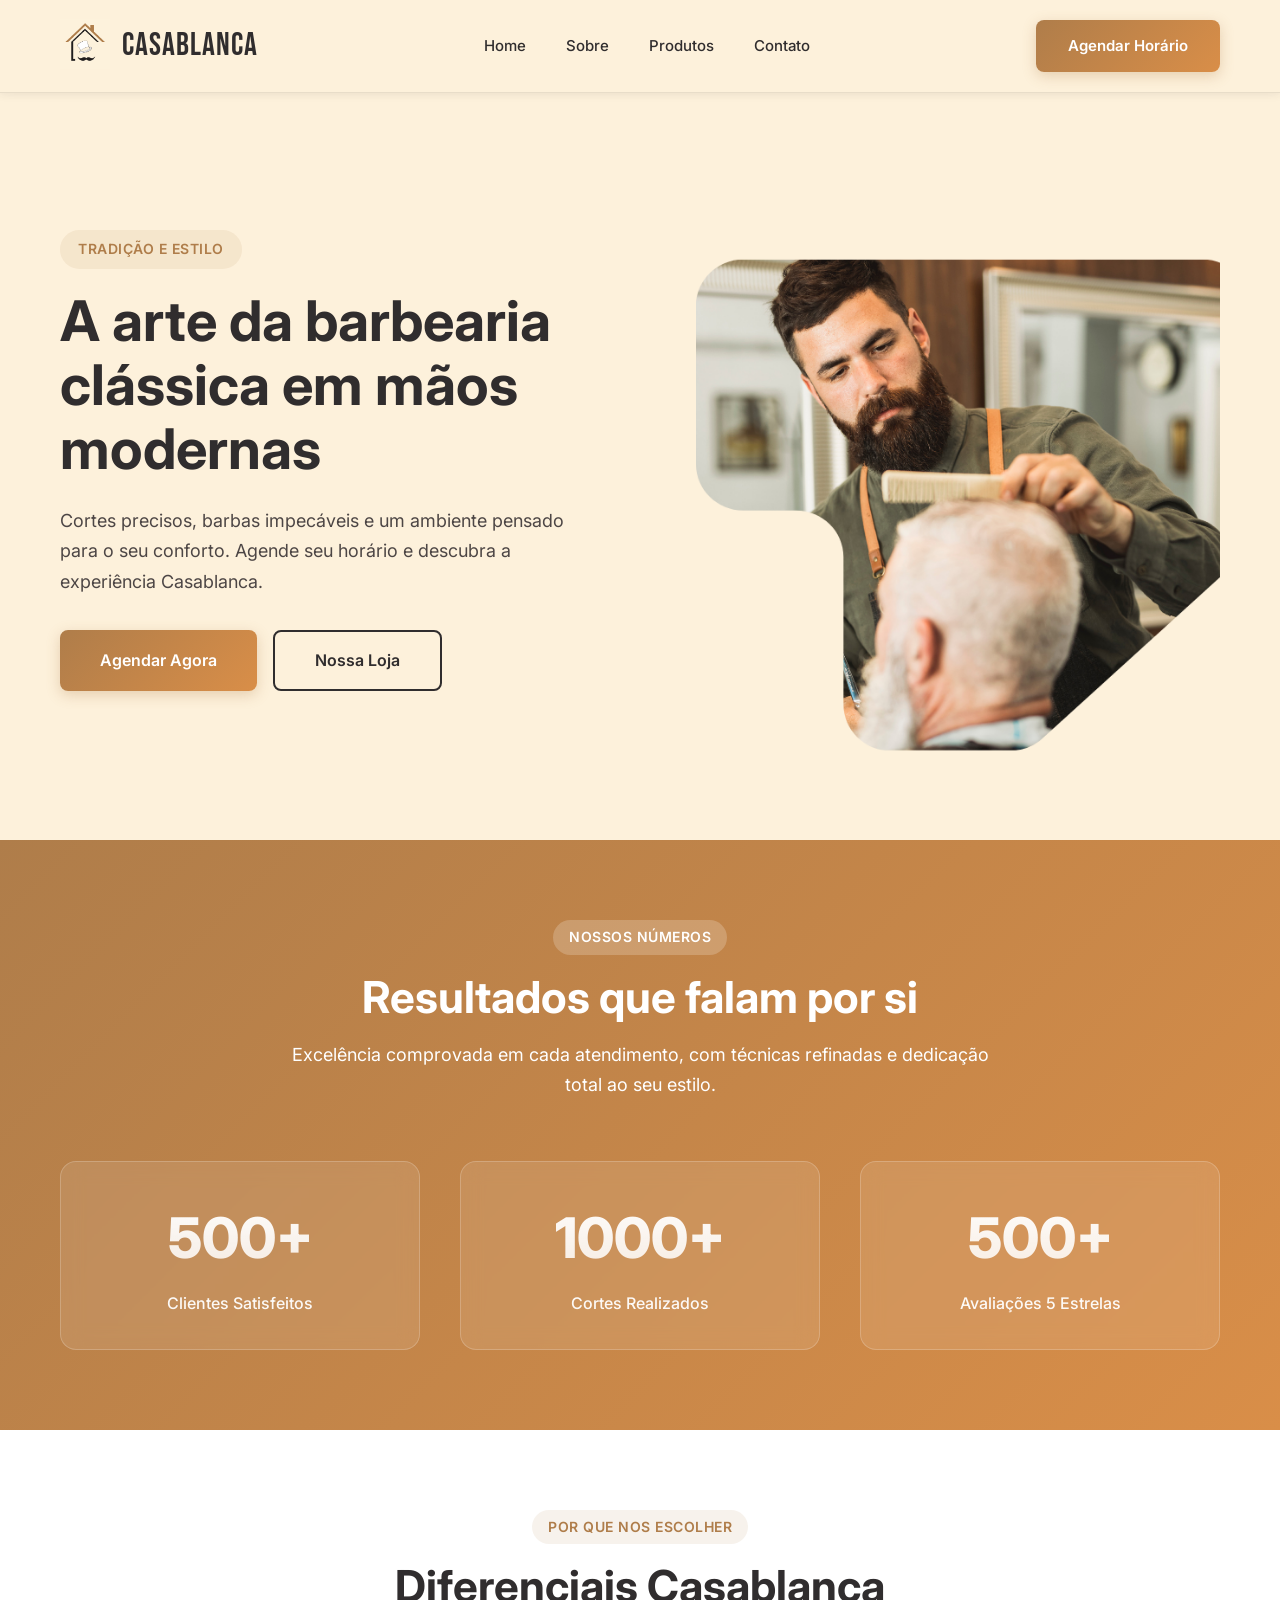
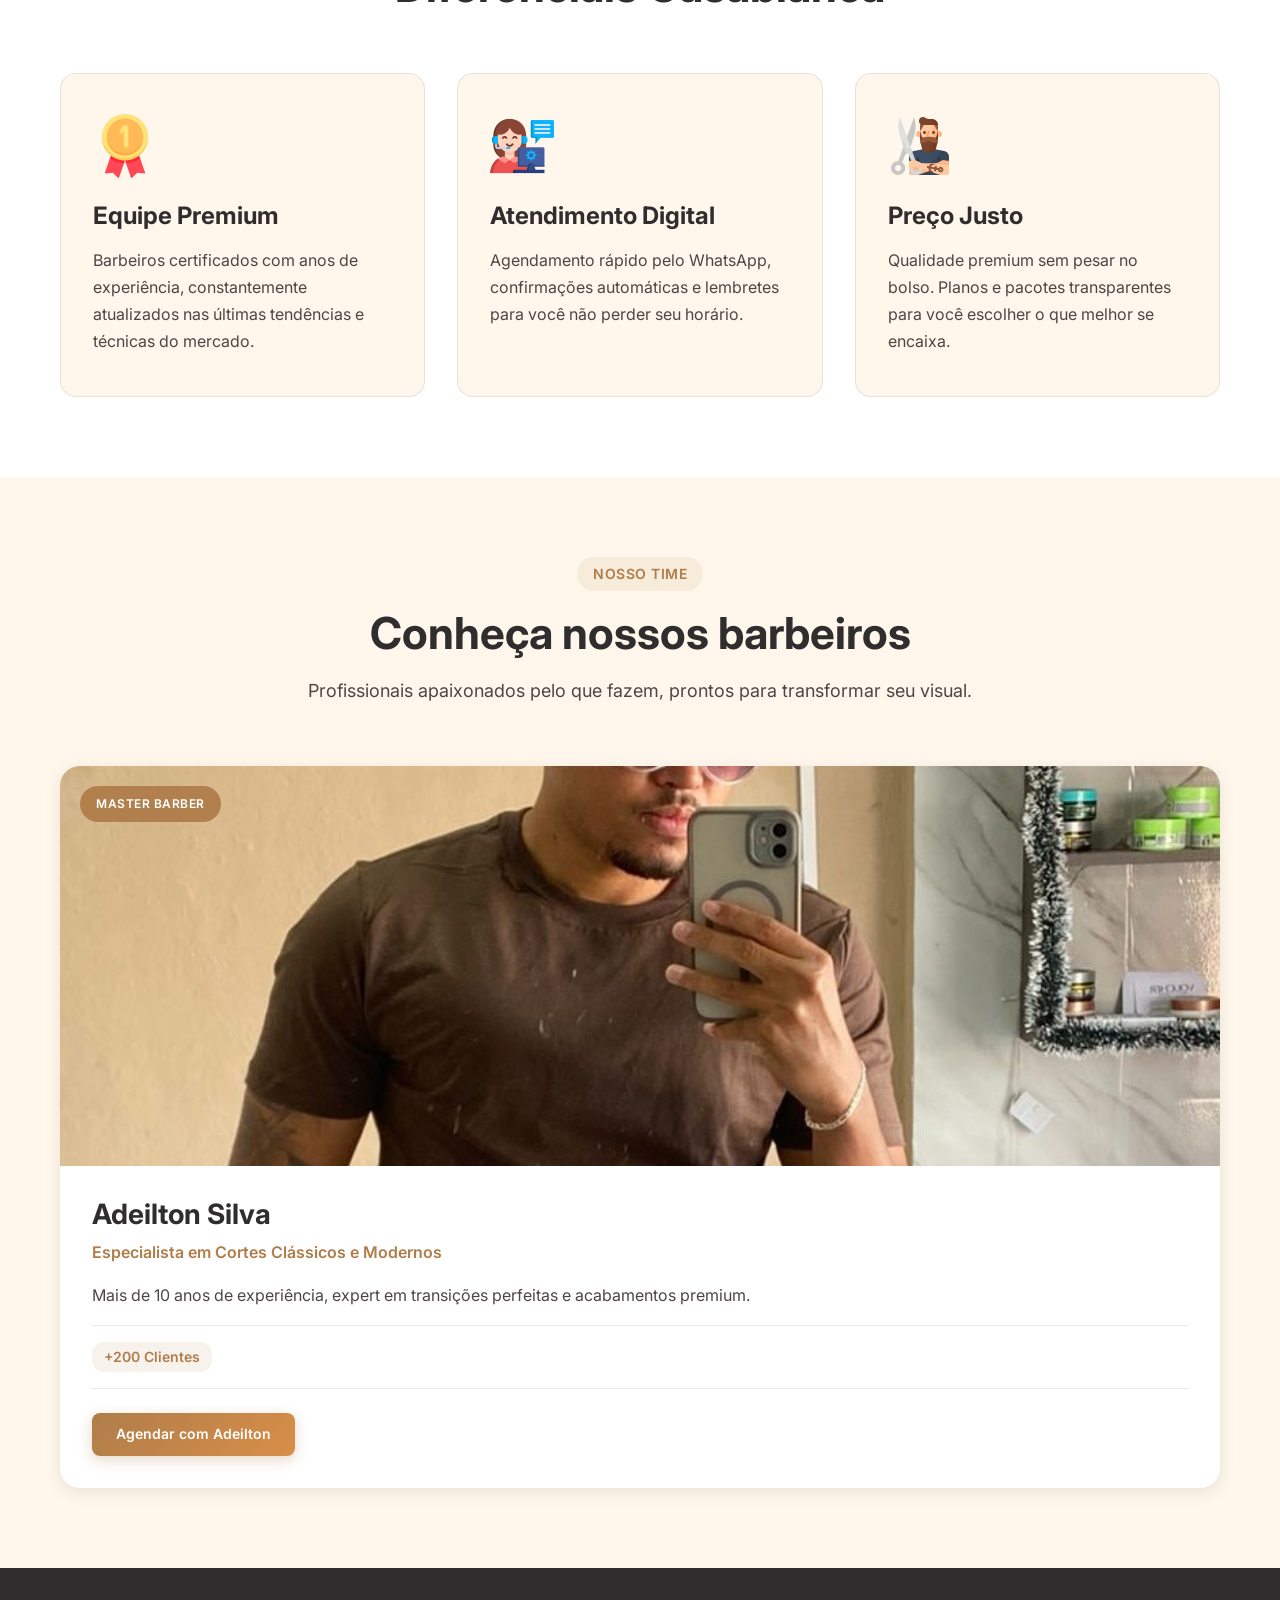
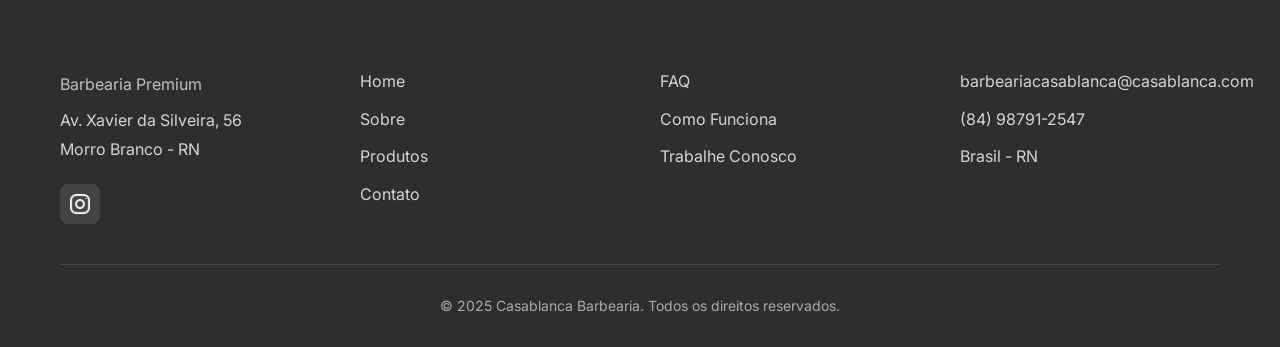
<file: index.html>
<!DOCTYPE html>
<html lang="pt-br">
<head>
    <meta charset="UTF-8">
    <meta name="viewport" content="width=device-width, initial-scale=1.0">
    <link rel="stylesheet" href="CSS/style.css">
    <link rel="icon" type="image/png" href="IMG/logo-casablanca.png">
    <title>Casablanca - Barbearia Premium</title>
</head>
<body>
    <!-- Header -->
    <header class="header">
        <div class="container">
            <nav class="nav">
                <div class="nav__logo">
                    <img src="IMG/logo-casablanca.png" alt="Logo Casablanca" class="nav__logo-img">
                    <a href="#home" class="nav__logo-text">Casablanca</a>
                </div>
                
                <ul class="nav__menu">
                    <li><a href="#home" class="nav__link">Home</a></li>
                    <li><a href="#sobre" class="nav__link">Sobre</a></li>
                    <li><a href="produtos.html" class="nav__link">Produtos</a></li>
                    <li><a href="#contato" class="nav__link">Contato</a></li>
                </ul>

                <div class="nav__actions">
                    <a href="agendar.html" class="btn btn--primary">Agendar Horário</a>
                    <button class="nav__toggle" aria-label="Abrir menu">
                        <span></span>
                        <span></span>
                        <span></span>
                    </button>
                </div>
            </nav>
        </div>
    </header>

    <!-- Hero Section -->
    <section class="hero" id="home">
        <div class="container">
            <div class="hero__content">
                <div class="hero__text">
                    <span class="hero__badge">Tradição e Estilo</span>
                    <h1 class="hero__title">A arte da barbearia clássica em mãos modernas</h1>
                    <p class="hero__description">Cortes precisos, barbas impecáveis e um ambiente pensado para o seu conforto. Agende seu horário e descubra a experiência Casablanca.</p>
                    
                    <div class="hero__cta">
                        <a href="agendar.html" class="btn btn--primary btn--large">Agendar Agora</a>
                        <a href="produtos.html" class="btn btn--secondary btn--large">Nossa Loja</a>
                    </div>

                    <div class="hero__trust">
                    </div>
                </div>

                <div class="hero__image">
                    <div class="hero__image-wrapper">
                        <img src="IMG/background-home.png" alt="Barbeiro Profissional" class="hero__img">
                    </div>
                </div>
            </div>
        </div>
    </section>

    <!-- Stats Section -->
    <section class="stats" id="sobre">
        <div class="container">
            <div class="stats__header">
                <span class="section__label">Nossos Números</span>
                <h2 class="section__title">Resultados que falam por si</h2>
                <p class="section__description">Excelência comprovada em cada atendimento, com técnicas refinadas e dedicação total ao seu estilo.</p>
            </div>

            <div class="stats__grid">
                <div class="stat">
                    <div class="stat__number">500+</div>
                    <div class="stat__label">Clientes Satisfeitos</div>
                </div>
                <div class="stat">
                    <div class="stat__number">1000+</div>
                    <div class="stat__label">Cortes Realizados</div>
                </div>
                <div class="stat">
                    <div class="stat__number">500+</div>
                    <div class="stat__label">Avaliações 5 Estrelas</div>
                </div>
            </div>
        </div>
    </section>

    <!-- Services Section -->
    <section class="services" id="servicos">
        <div class="container">
            <div class="services__header">
                <span class="section__label">Por que nos escolher</span>
                <h2 class="section__title">Diferenciais Casablanca</h2>
            </div>

            <div class="services__grid">
                <div class="service-card">
                    <div class="service-card__icon">
                        <img src="IMG/medal.png" alt="Medalha">
                    </div>
                    <h3 class="service-card__title">Equipe Premium</h3>
                    <p class="service-card__description">Barbeiros certificados com anos de experiência, constantemente atualizados nas últimas tendências e técnicas do mercado.</p>
                </div>

                <div class="service-card">
                    <div class="service-card__icon">
                        <img src="IMG/technical-support.png" alt="Suporte">
                    </div>
                    <h3 class="service-card__title">Atendimento Digital</h3>
                    <p class="service-card__description">Agendamento rápido pelo WhatsApp, confirmações automáticas e lembretes para você não perder seu horário.</p>
                </div>

                <div class="service-card">
                    <div class="service-card__icon">
                        <img src="IMG/barber.png" alt="Barbeiro">
                    </div>
                    <h3 class="service-card__title">Preço Justo</h3>
                    <p class="service-card__description">Qualidade premium sem pesar no bolso. Planos e pacotes transparentes para você escolher o que melhor se encaixa.</p>
                </div>
            </div>
        </div>
    </section>

    <!-- Barbers Section -->
    <section class="barbers" id="barbeiros">
        <div class="container">
            <div class="barbers__header">
                <span class="section__label">Nosso Time</span>
                <h2 class="section__title">Conheça nossos barbeiros</h2>
                <p class="section__description">Profissionais apaixonados pelo que fazem, prontos para transformar seu visual.</p>
            </div>

            <div class="barbers__grid">
                <div class="barber-card">
                    <div class="barber-card__image">
                        <img src="IMG/CEO.jpg" alt="Adeilton Silva">
                        <span class="barber-card__badge">Master Barber</span>
                    </div>
                    <div class="barber-card__content">
                        <h3 class="barber-card__name">Adeilton Silva</h3>
                        <p class="barber-card__role">Especialista em Cortes Clássicos e Modernos</p>
                        <p class="barber-card__description">Mais de 10 anos de experiência, expert em transições perfeitas e acabamentos premium.</p>
                        <div class="barber-card__stats">
                            <span class="barber-card__stat">+200 Clientes</span>
                        </div>
                        <a href="https://api.whatsapp.com/send/?phone=5584987912547&text=Ol%C3%A1%2C+quero+agendar+um+hor%C3%A1rio.&type=phone_number&app_absent=0" target="_blank" rel="noopener" class="btn btn--primary btn--small">Agendar com Adeilton</a>
                    </div>
                </div>
            </div>
        </div>
    </section>

    <!-- Footer -->
    <footer class="footer" id="contato">
        <div class="container">
            <div class="footer__content">
                <div class="footer__info">
                    <h3 class="footer__title">Casablanca</h3>
                    <p class="footer__text">Barbearia Premium</p>
                    <p class="footer__address">Av. Xavier da Silveira, 56<br>Morro Branco - RN</p>
                    <div class="footer__social">
                        <a href="https://www.instagram.com/__barbeariacasablanca/" target="_blank" rel="noopener" aria-label="Instagram" class="footer__social-link">
                            <img src="IMG/instagram.png" alt="Instagram">
                        </a>
                    </div>
                </div>

                <div class="footer__links">
                    <h4 class="footer__links-title">Navegação</h4>
                    <ul class="footer__links-list">
                        <li><a href="#home">Home</a></li>
                        <li><a href="#sobre">Sobre</a></li>
                        <li><a href="produtos.html">Produtos</a></li>
                        <li><a href="#contato">Contato</a></li>
                    </ul>
                </div>

                <div class="footer__links">
                    <h4 class="footer__links-title">Suporte</h4>
                    <ul class="footer__links-list">
                        <li><a href="#">FAQ</a></li>
                        <li><a href="#">Como Funciona</a></li>
                        <li><a href="trabalhe-conosco.html">Trabalhe Conosco</a></li>
                    </ul>
                </div>

                <div class="footer__contact">
                    <h4 class="footer__links-title">Contato</h4>
                    <p class="footer__contact-item">barbeariacasablanca@casablanca.com</p>
                    <p class="footer__contact-item">(84) 98791-2547</p>
                    <p class="footer__contact-item">Brasil - RN</p>
                </div>
            </div>

            <div class="footer__bottom">
                <p>&copy; 2025 Casablanca Barbearia. Todos os direitos reservados.</p>
            </div>
        </div>
    </footer>

    <script src="JS/main.js"></script>
</body>
</html>
</file>
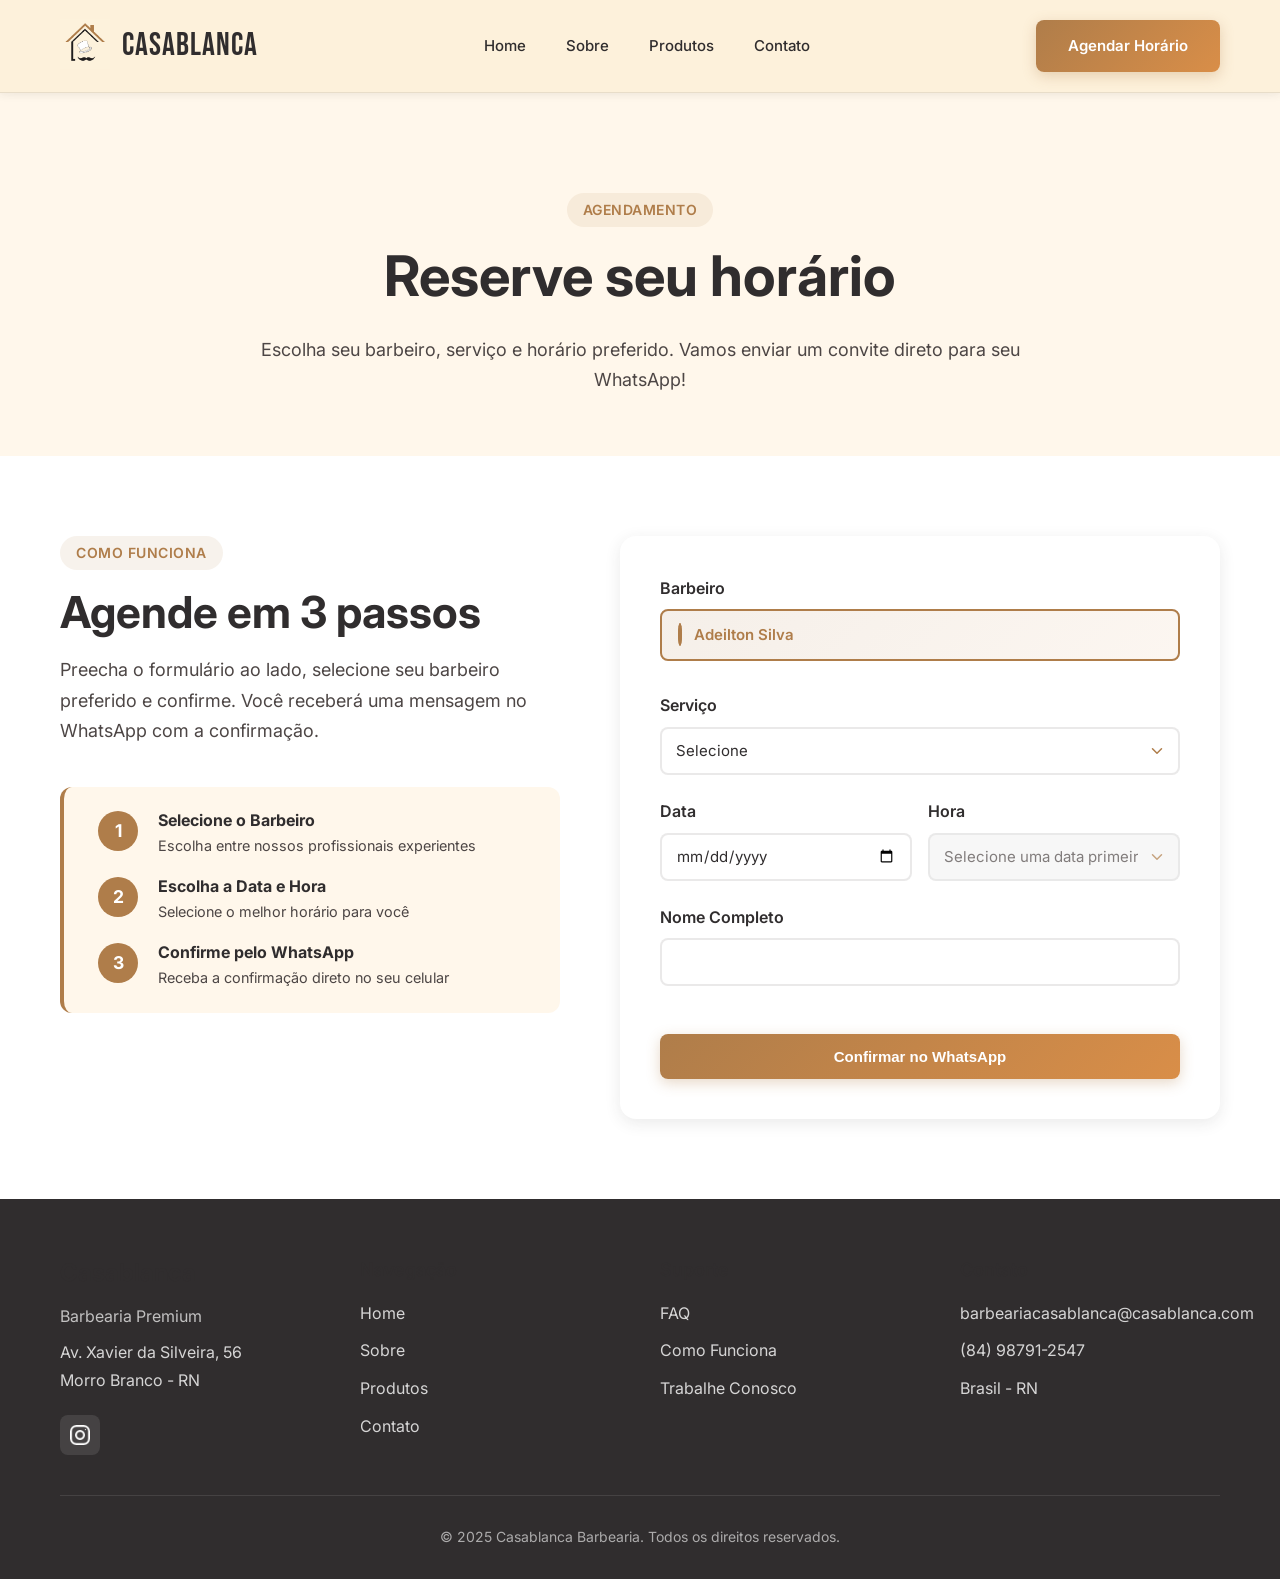
<file: agendar.html>
<!DOCTYPE html>
<html lang="pt-br">
<head>
    <meta charset="UTF-8">
    <meta name="viewport" content="width=device-width, initial-scale=1.0">
    <link rel="stylesheet" href="CSS/style.css">
    <link rel="icon" type="image/png" href="IMG/logo-casablanca.png">
    <title>Agendar Horário - Casablanca Barbearia</title>
</head>
<body>
    <!-- Header -->
    <header class="header">
        <div class="container">
            <nav class="nav">
                <div class="nav__logo">
                    <img src="IMG/logo-casablanca.png" alt="Logo Casablanca" class="nav__logo-img">
                    <a href="index.html" class="nav__logo-text">Casablanca</a>
                </div>
                
                <ul class="nav__menu">
                    <li><a href="index.html#home" class="nav__link">Home</a></li>
                    <li><a href="index.html#sobre" class="nav__link">Sobre</a></li>
                    <li><a href="produtos.html" class="nav__link">Produtos</a></li>
                    <li><a href="index.html#contato" class="nav__link">Contato</a></li>
                </ul>

                <div class="nav__actions">
                    <a href="agendar.html" class="btn btn--primary">Agendar Horário</a>
                    <button class="nav__toggle" aria-label="Abrir menu">
                        <span></span>
                        <span></span>
                        <span></span>
                    </button>
                </div>
            </nav>
        </div>
    </header>

    <!-- Scheduling Hero -->
    <section class="schedule-hero">
        <div class="container">
            <div class="schedule-hero__content">
                <span class="section__label">Agendamento</span>
                <h1 class="schedule-hero__title">Reserve seu horário</h1>
                <p class="schedule-hero__description">Escolha seu barbeiro, serviço e horário preferido. Vamos enviar um convite direto para seu WhatsApp!</p>
            </div>
        </div>
    </section>

    <!-- Scheduling Form -->
    <section class="scheduling">
        <div class="container">
            <div class="scheduling__content">
                <div class="scheduling__info">
                    <span class="section__label">Como funciona</span>
                    <h2 class="section__title">Agende em 3 passos</h2>
                    <p class="section__description">Preecha o formulário ao lado, selecione seu barbeiro preferido e confirme. Você receberá uma mensagem no WhatsApp com a confirmação.</p>
                    
                    <div class="scheduling__steps">
                        <div class="step-item">
                            <div class="step-item__number">1</div>
                            <div>
                                <h4>Selecione o Barbeiro</h4>
                                <p>Escolha entre nossos profissionais experientes</p>
                            </div>
                        </div>
                        <div class="step-item">
                            <div class="step-item__number">2</div>
                            <div>
                                <h4>Escolha a Data e Hora</h4>
                                <p>Selecione o melhor horário para você</p>
                            </div>
                        </div>
                        <div class="step-item">
                            <div class="step-item__number">3</div>
                            <div>
                                <h4>Confirme pelo WhatsApp</h4>
                                <p>Receba a confirmação direto no seu celular</p>
                            </div>
                        </div>
                    </div>
                </div>

                <form class="scheduling__form" id="scheduleForm">
                    <div class="form-group">
                        <label>Barbeiro</label>
                        <div class="form-options">
                            <div class="form-option">
                                <input type="radio" id="barber1" name="barber" value="Adeilton Silva" data-phone="5584987912547" required checked>
                                <label for="barber1" class="option-label">Adeilton Silva</label>
                            </div>
                        </div>
                    </div>

                    <div class="form-group">
                        <label for="service">Serviço</label>
                        <select id="service" name="service" required>
                            <option value="">Selecione</option>
                            <option value="Corte">Corte</option>
                            <option value="Barba">Barba</option>
                            <option value="Corte + Barba">Corte + Barba</option>
                            <option value="Corte + Barba + Sobrancelha">Corte + Barba + Sobrancelha</option>
                            <option value="Degradê">Degradê</option>
                            <option value="Design de Barba">Design de Barba</option>
                            <option value="Sobrancelha">Sobrancelha</option>
                        </select>
                    </div>

                    <div class="form-grid">
                        <div class="form-group">
                            <label for="date">Data</label>
                            <input type="date" id="date" name="date" required>
                        </div>

                        <div class="form-group">
                            <label for="time">Hora</label>
                            <select id="time" name="time" required>
                                <option value="">Selecione</option>
                                <option value="09:00">09:00</option>
                                <option value="10:00">10:00</option>
                                <option value="11:00">11:00</option>
                                <option value="12:00">12:00</option>
                                <option value="13:00">13:00</option>
                                <option value="14:00">14:00</option>
                                <option value="15:00">15:00</option>
                                <option value="16:00">16:00</option>
                                <option value="17:00">17:00</option>
                                <option value="18:00">18:00</option>
                            </select>
                        </div>
                    </div>

                    <div class="form-group">
                        <label for="name">Nome Completo</label>
                        <input type="text" id="name" name="name" required>
                    </div>

                    <button type="button" class="btn btn--primary btn--whatsapp-submit" id="submitBtn">
                        Confirmar no WhatsApp
                    </button>
                </form>
            </div>
        </div>
    </section>

    <!-- Footer -->
    <footer class="footer" id="contato">
        <div class="container">
            <div class="footer__content">
                <div class="footer__info">
                    <h3 class="footer__title">Casablanca</h3>
                    <p class="footer__text">Barbearia Premium</p>
                    <p class="footer__address">Av. Xavier da Silveira, 56<br>Morro Branco - RN</p>
                    <div class="footer__social">
                        <a href="https://www.instagram.com/__barbeariacasablanca/" target="_blank" rel="noopener" aria-label="Instagram" class="footer__social-link">
                            <img src="IMG/instagram.png" alt="Instagram">
                        </a>
                    </div>
                </div>

                <div class="footer__links">
                    <h4 class="footer__links-title">Navegação</h4>
                    <ul class="footer__links-list">
                        <li><a href="index.html#home">Home</a></li>
                        <li><a href="index.html#sobre">Sobre</a></li>
                        <li><a href="produtos.html">Produtos</a></li>
                        <li><a href="index.html#contato">Contato</a></li>
                    </ul>
                </div>

                <div class="footer__links">
                    <h4 class="footer__links-title">Suporte</h4>
                    <ul class="footer__links-list">
                        <li><a href="#">FAQ</a></li>
                        <li><a href="#">Como Funciona</a></li>
                        <li><a href="trabalhe-conosco.html">Trabalhe Conosco</a></li>
                    </ul>
                </div>

                <div class="footer__contact">
                    <h4 class="footer__links-title">Contato</h4>
                    <p class="footer__contact-item">barbeariacasablanca@casablanca.com</p>
                    <p class="footer__contact-item">(84) 98791-2547</p>
                    <p class="footer__contact-item">Brasil - RN</p>
                </div>
            </div>

            <div class="footer__bottom">
                <p>&copy; 2025 Casablanca Barbearia. Todos os direitos reservados.</p>
            </div>
        </div>
    </footer>

    <script src="JS/main.js"></script>
    <script src="JS/schedule.js"></script>
</body>
</html>
</file>
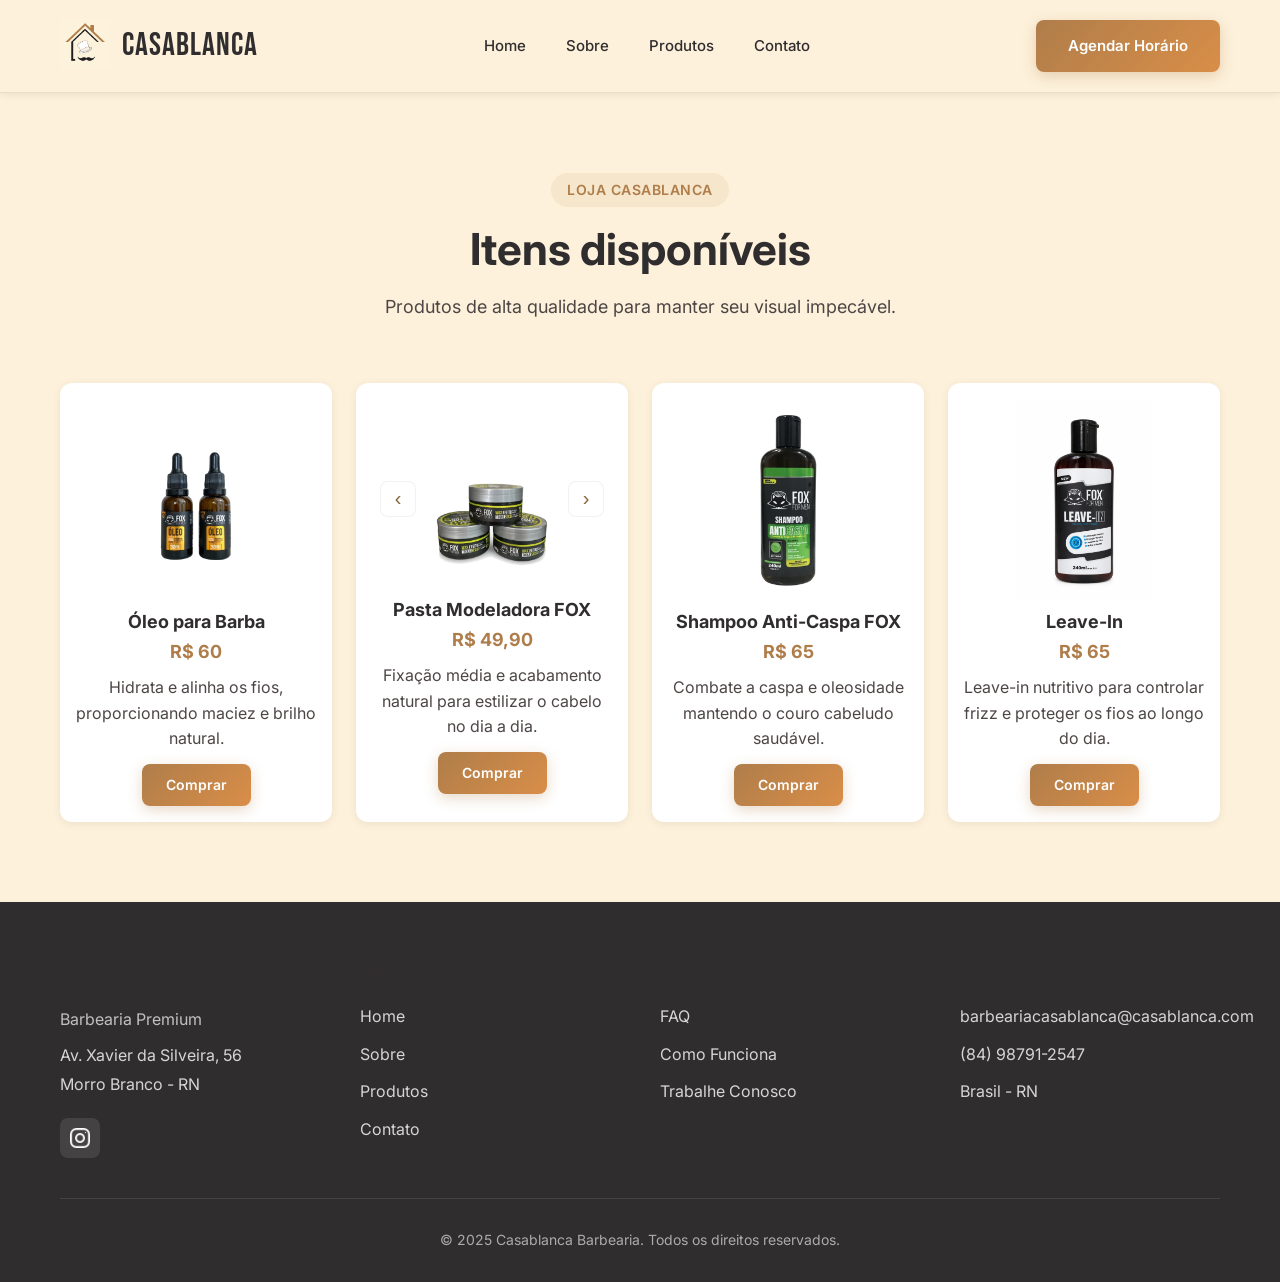
<file: produtos.html>
<!DOCTYPE html>
<html lang="pt-br">
<head>
    <meta charset="UTF-8">
    <meta name="viewport" content="width=device-width, initial-scale=1.0">
    <link rel="stylesheet" href="CSS/style.css">
    <link rel="icon" type="image/png" href="IMG/logo-casablanca.png">
    <title>Produtos - Casablanca Barbearia</title>
</head>
<body>
    <!-- Header -->
    <header class="header">
        <div class="container">
            <nav class="nav">
                <div class="nav__logo">
                    <img src="IMG/logo-casablanca.png" alt="Logo Casablanca" class="nav__logo-img">
                    <a href="index.html" class="nav__logo-text">Casablanca</a>
                </div>
                
                <ul class="nav__menu">
                    <li><a href="index.html#home" class="nav__link">Home</a></li>
                    <li><a href="index.html#sobre" class="nav__link">Sobre</a></li>
                    <li><a href="produtos.html" class="nav__link">Produtos</a></li>
                    <li><a href="index.html#contato" class="nav__link">Contato</a></li>
                </ul>

                <div class="nav__actions">
                    <a href="agendar.html" class="btn btn--primary">Agendar Horário</a>
                    <button class="nav__toggle" aria-label="Abrir menu">
                        <span></span>
                        <span></span>
                        <span></span>
                    </button>
                </div>
            </nav>
        </div>
    </header>

    <!-- Products Grid -->
    <section class="products">
        <div class="container">
            <div class="barbers__header">
                <span class="section__label">Loja Casablanca</span>
                <h2 class="section__title">Itens disponíveis</h2>
                <p class="section__description">Produtos de alta qualidade para manter seu visual impecável.</p>
            </div>

            <div class="products__grid">
                <!-- Produto: Óleo para Barba -->
                <div class="product-card">
                    <div class="product-card__image">
                        <img src="IMG/items/Oleo_Barba.png" alt="Óleo para Barba">
                    </div>
                    <div class="product-card__content">
                        <h3 class="product-card__name">Óleo para Barba</h3>
                        <div class="product-price">R$ 60</div>
                        <p class="product-card__description">Hidrata e alinha os fios, proporcionando maciez e brilho natural.</p>
                        <div class="product-card__actions">
                            <a class="btn btn--primary btn--small" target="_blank" rel="noopener"
                               href="https://api.whatsapp.com/send/?phone=5584987912547&text=Ol%C3%A1%2C+gostaria+de+comprar+o+%C3%93leo+para+Barba.+Voc%C3%AA+pode+me+informar+disponibilidade+e+valor%3F&type=phone_number&app_absent=0">
                                Comprar
                            </a>
                        </div>
                    </div>
                </div>
                    <!-- Produto: Pasta Modeladora FOX (simple carousel) -->
                    <div class="product-card">
                        <div class="simple-carousel" data-images="IMG/items/Pasta_Modeladora_FOX.png,IMG/items/Pasta_Modeladora_FOX_1.png,IMG/items/Pasta_Modeladora_FOX_2.png">
                            <button class="simple-carousel__btn simple-carousel__btn--prev" aria-label="Anterior">‹</button>
                            <img class="simple-carousel__img" src="IMG/items/Pasta_Modeladora_FOX.png" alt="Pasta Modeladora FOX" loading="lazy">
                            <button class="simple-carousel__btn simple-carousel__btn--next" aria-label="Próximo">›</button>
                        </div>
                        <div class="product-card__content">
                            <h3 class="product-card__name">Pasta Modeladora FOX</h3>
                            <div class="product-price">R$ 49,90</div>
                            <p class="product-card__description">Fixação média e acabamento natural para estilizar o cabelo no dia a dia.</p>
                            <div class="product-card__actions">
                                <a class="btn btn--primary btn--small" target="_blank" rel="noopener"
                                   href="https://api.whatsapp.com/send/?phone=5584987912547&text=Ol%C3%A1%2C+gostaria+de+comprar+a+Pasta+Modeladora+FOX.+Voc%C3%AA+pode+me+informar+disponibilidade+e+valor%3F&type=phone_number&app_absent=0">
                                    Comprar
                                </a>
                            </div>
                        </div>
                    </div>

                <!-- Produto: Shampoo Anti-Caspa FOX -->
                <div class="product-card">
                    <div class="product-card__image">
                        <img src="IMG/items/Shampoo_Anti_Caspa_FOX.png" alt="Shampoo Anti-Caspa FOX">
                    </div>
                    <div class="product-card__content">
                        <h3 class="product-card__name">Shampoo Anti-Caspa FOX</h3>
                        <div class="product-price">R$ 65</div>
                        <p class="product-card__description">Combate a caspa e oleosidade mantendo o couro cabeludo saudável.</p>
                        <div class="product-card__actions">
                            <a class="btn btn--primary btn--small" target="_blank" rel="noopener"
                               href="https://api.whatsapp.com/send/?phone=5584987912547&text=Ol%C3%A1%2C+gostaria+de+comprar+o+Shampoo+Anti-Caspa+FOX.+Voc%C3%AA+pode+me+informar+disponibilidade+e+valor%3F&type=phone_number&app_absent=0">
                                Comprar
                            </a>
                        </div>
                    </div>
                </div>
                <!-- Produto: Leave-In -->
                <div class="product-card">
                    <div class="product-card__image">
                        <img src="IMG/items/Leave-In.png" alt="Leave-In">
                    </div>
                    <div class="product-card__content">
                        <h3 class="product-card__name">Leave-In</h3>
                        <div class="product-price">R$ 65</div>
                        <p class="product-card__description">Leave-in nutritivo para controlar frizz e proteger os fios ao longo do dia.</p>
                        <div class="product-card__actions">
                            <a class="btn btn--primary btn--small" target="_blank" rel="noopener"
                               href="https://api.whatsapp.com/send/?phone=5584987912547&text=Ol%C3%A1%2C+gostaria+de+comprar+o+Leave-In.+Voc%C3%AA+pode+me+informar+disponibilidade+e+valor%3F&type=phone_number&app_absent=0">
                                Comprar
                            </a>
                        </div>
                    </div>
                </div>
            </div>
        </div>
    </section>

    <!-- Footer -->
    <footer class="footer" id="contato">
        <div class="container">
            <div class="footer__content">
                <div class="footer__info">
                    <h3 class="footer__title">Casablanca</h3>
                    <p class="footer__text">Barbearia Premium</p>
                    <p class="footer__address">Av. Xavier da Silveira, 56<br>Morro Branco - RN</p>
                    <div class="footer__social">
                        <a href="https://www.instagram.com/__barbeariacasablanca/" target="_blank" rel="noopener" aria-label="Instagram" class="footer__social-link">
                            <img src="IMG/instagram.png" alt="Instagram">
                        </a>
                    </div>
                </div>

                <div class="footer__links">
                    <h4 class="footer__links-title">Navegação</h4>
                    <ul class="footer__links-list">
                        <li><a href="index.html#home">Home</a></li>
                        <li><a href="index.html#sobre">Sobre</a></li>
                        <li><a href="produtos.html">Produtos</a></li>
                        <li><a href="index.html#contato">Contato</a></li>
                    </ul>
                </div>

                <div class="footer__links">
                    <h4 class="footer__links-title">Suporte</h4>
                    <ul class="footer__links-list">
                        <li><a href="#">FAQ</a></li>
                        <li><a href="#">Como Funciona</a></li>
                        <li><a href="trabalhe-conosco.html">Trabalhe Conosco</a></li>
                    </ul>
                </div>

                <div class="footer__contact">
                    <h4 class="footer__links-title">Contato</h4>
                    <p class="footer__contact-item">barbeariacasablanca@casablanca.com</p>
                    <p class="footer__contact-item">(84) 98791-2547</p>
                    <p class="footer__contact-item">Brasil - RN</p>
                </div>
            </div>

            <div class="footer__bottom">
                <p>&copy; 2025 Casablanca Barbearia. Todos os direitos reservados.</p>
            </div>
        </div>
    </footer>

    <script src="JS/main.js"></script>
</body>
</html>
</file>
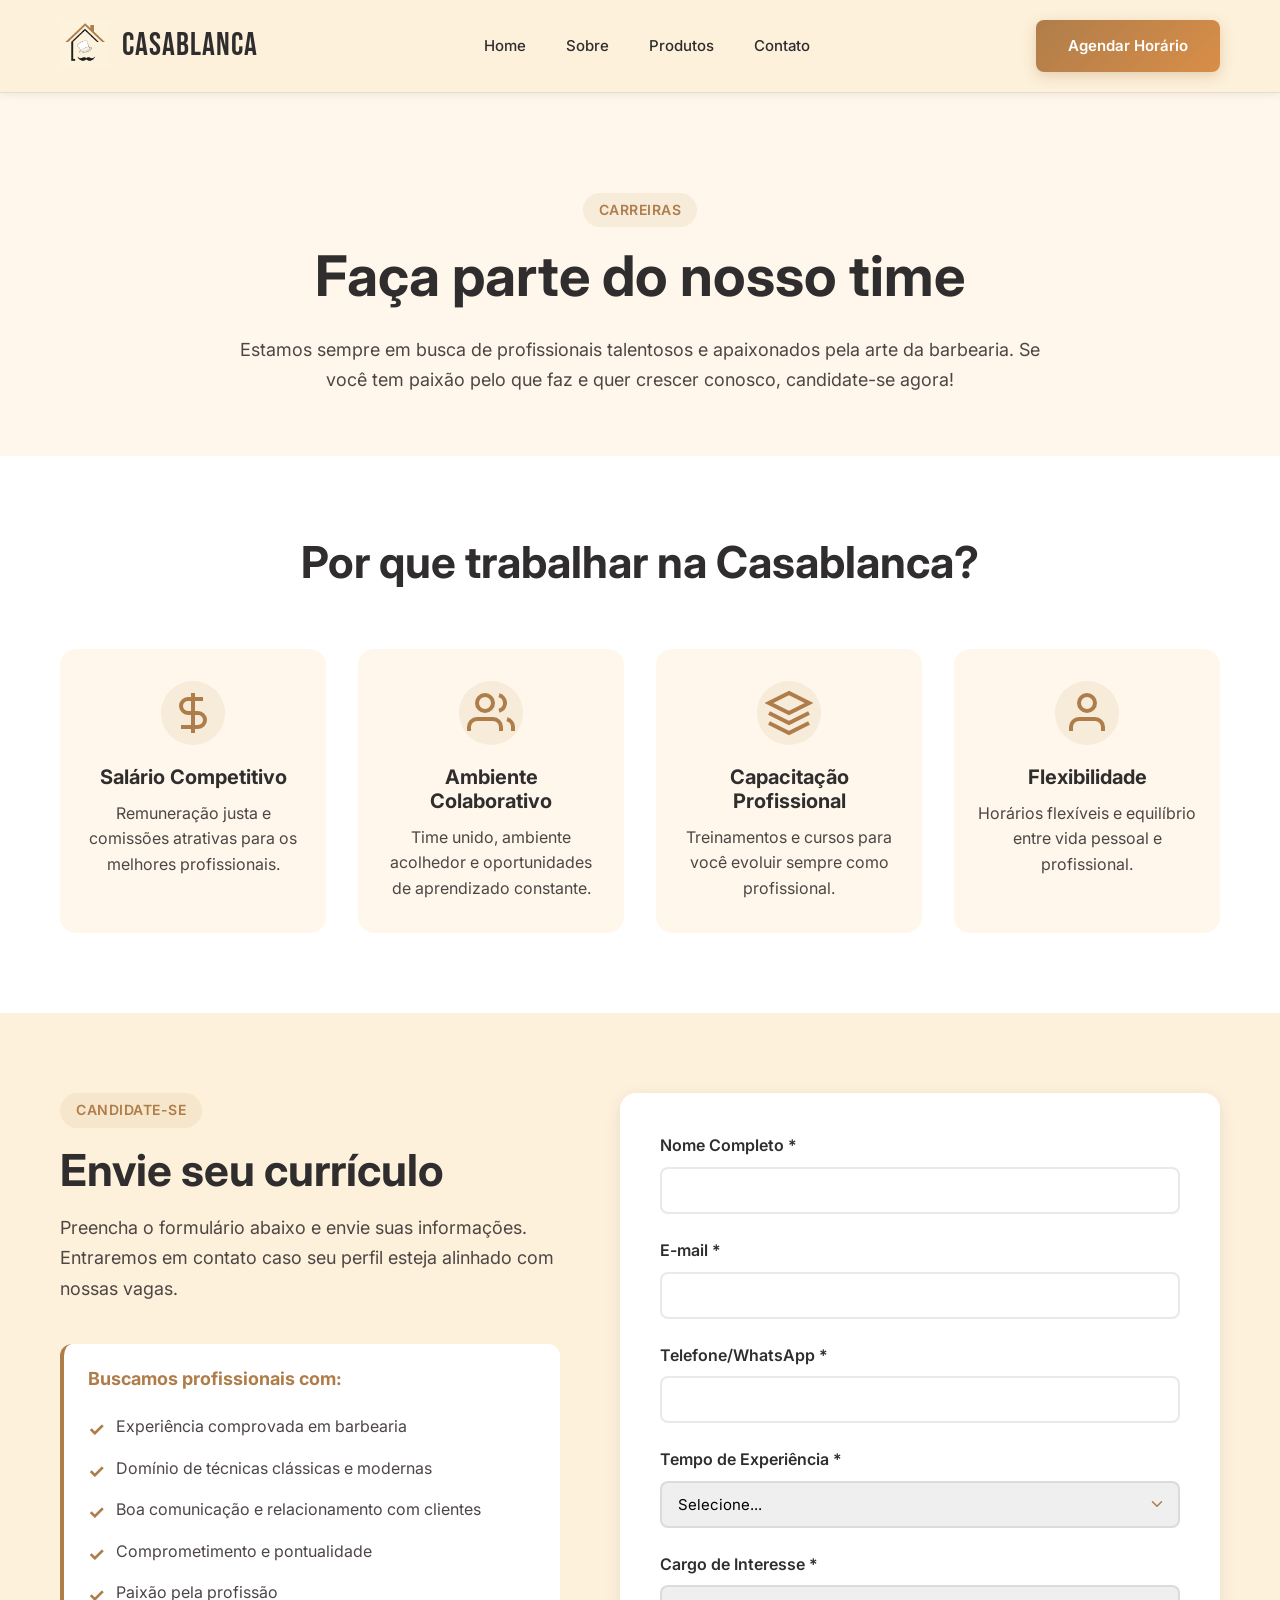
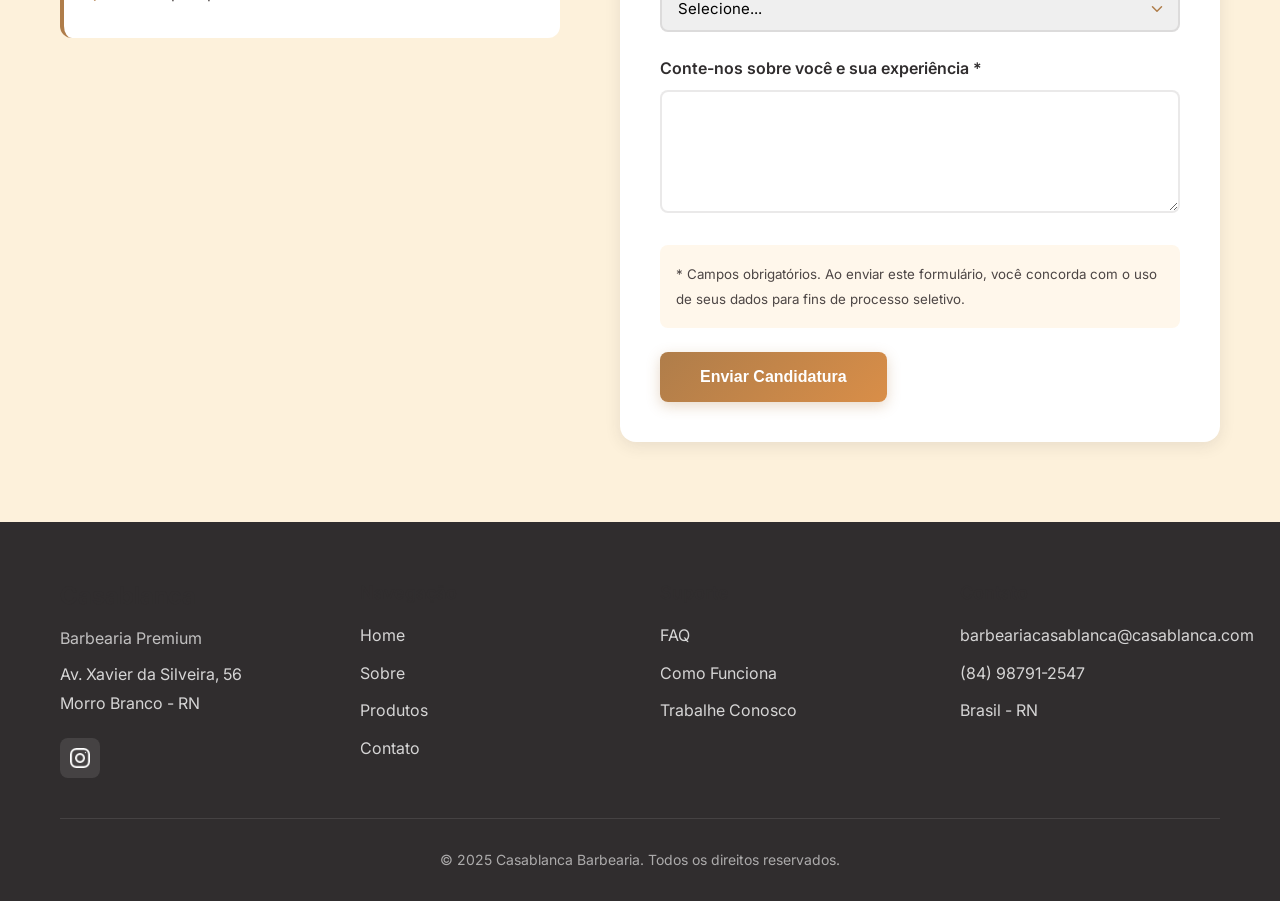
<file: trabalhe-conosco.html>
<!DOCTYPE html>
<html lang="pt-br">
<head>
    <meta charset="UTF-8">
    <meta name="viewport" content="width=device-width, initial-scale=1.0">
    <link rel="stylesheet" href="CSS/style.css">
    <link rel="icon" type="image/png" href="IMG/logo-casablanca.png">
    <title>Trabalhe Conosco - Casablanca Barbearia</title>
</head>
<body>
    <!-- Header -->
    <header class="header">
        <div class="container">
            <nav class="nav">
                <div class="nav__logo">
                    <img src="IMG/logo-casablanca.png" alt="Logo Casablanca" class="nav__logo-img">
                    <a href="index.html" class="nav__logo-text">Casablanca</a>
                </div>
                
                <ul class="nav__menu">
                    <li><a href="index.html#home" class="nav__link">Home</a></li>
                    <li><a href="index.html#sobre" class="nav__link">Sobre</a></li>
                    <li><a href="produtos.html" class="nav__link">Produtos</a></li>
                    <li><a href="index.html#contato" class="nav__link">Contato</a></li>
                </ul>

                <div class="nav__actions">
                    <a href="https://linktr.ee/BarbeariaCasablanca" target="_blank" rel="noopener" class="btn btn--primary">Agendar Horário</a>
                    <button class="nav__toggle" aria-label="Abrir menu">
                        <span></span>
                        <span></span>
                        <span></span>
                    </button>
                </div>
            </nav>
        </div>
    </header>

    <!-- Career Hero -->
    <section class="career-hero">
        <div class="container">
            <div class="career-hero__content">
                <span class="section__label">Carreiras</span>
                <h1 class="career-hero__title">Faça parte do nosso time</h1>
                <p class="career-hero__description">Estamos sempre em busca de profissionais talentosos e apaixonados pela arte da barbearia. Se você tem paixão pelo que faz e quer crescer conosco, candidate-se agora!</p>
            </div>
        </div>
    </section>

    <!-- Benefits Section -->
    <section class="benefits">
        <div class="container">
            <div class="benefits__header">
                <h2 class="section__title">Por que trabalhar na Casablanca?</h2>
            </div>

            <div class="benefits__grid">
                <div class="benefit-card">
                    <div class="benefit-card__icon">
                        <svg width="48" height="48" viewBox="0 0 24 24" fill="none" stroke="currentColor" stroke-width="2">
                            <path d="M12 2v20M17 5H9.5a3.5 3.5 0 0 0 0 7h5a3.5 3.5 0 0 1 0 7H6"/>
                        </svg>
                    </div>
                    <h3 class="benefit-card__title">Salário Competitivo</h3>
                    <p class="benefit-card__description">Remuneração justa e comissões atrativas para os melhores profissionais.</p>
                </div>

                <div class="benefit-card">
                    <div class="benefit-card__icon">
                        <svg width="48" height="48" viewBox="0 0 24 24" fill="none" stroke="currentColor" stroke-width="2">
                            <path d="M17 21v-2a4 4 0 0 0-4-4H5a4 4 0 0 0-4 4v2"/>
                            <circle cx="9" cy="7" r="4"/>
                            <path d="M23 21v-2a4 4 0 0 0-3-3.87"/>
                            <path d="M16 3.13a4 4 0 0 1 0 7.75"/>
                        </svg>
                    </div>
                    <h3 class="benefit-card__title">Ambiente Colaborativo</h3>
                    <p class="benefit-card__description">Time unido, ambiente acolhedor e oportunidades de aprendizado constante.</p>
                </div>

                <div class="benefit-card">
                    <div class="benefit-card__icon">
                        <svg width="48" height="48" viewBox="0 0 24 24" fill="none" stroke="currentColor" stroke-width="2">
                            <path d="M12 2L2 7l10 5 10-5-10-5z"/>
                            <path d="M2 17l10 5 10-5"/>
                            <path d="M2 12l10 5 10-5"/>
                        </svg>
                    </div>
                    <h3 class="benefit-card__title">Capacitação Profissional</h3>
                    <p class="benefit-card__description">Treinamentos e cursos para você evoluir sempre como profissional.</p>
                </div>

                <div class="benefit-card">
                    <div class="benefit-card__icon">
                        <svg width="48" height="48" viewBox="0 0 24 24" fill="none" stroke="currentColor" stroke-width="2">
                            <path d="M20 21v-2a4 4 0 0 0-4-4H8a4 4 0 0 0-4 4v2"/>
                            <circle cx="12" cy="7" r="4"/>
                        </svg>
                    </div>
                    <h3 class="benefit-card__title">Flexibilidade</h3>
                    <p class="benefit-card__description">Horários flexíveis e equilíbrio entre vida pessoal e profissional.</p>
                </div>
            </div>
        </div>
    </section>

    <!-- Application Form -->
    <section class="application">
        <div class="container">
            <div class="application__content">
                <div class="application__info">
                    <span class="section__label">Candidate-se</span>
                    <h2 class="section__title">Envie seu currículo</h2>
                    <p class="section__description">Preencha o formulário abaixo e envie suas informações. Entraremos em contato caso seu perfil esteja alinhado com nossas vagas.</p>
                    
                    <div class="application__requirements">
                        <h3>Buscamos profissionais com:</h3>
                        <ul>
                            <li>Experiência comprovada em barbearia</li>
                            <li>Domínio de técnicas clássicas e modernas</li>
                            <li>Boa comunicação e relacionamento com clientes</li>
                            <li>Comprometimento e pontualidade</li>
                            <li>Paixão pela profissão</li>
                        </ul>
                    </div>
                </div>

                <form class="application__form" id="careerForm">
                    <div class="form-group">
                        <label for="name">Nome Completo *</label>
                        <input type="text" id="name" name="name" required>
                    </div>

                    <div class="form-group">
                        <label for="email">E-mail *</label>
                        <input type="email" id="email" name="email" required>
                    </div>

                    <div class="form-group">
                        <label for="phone">Telefone/WhatsApp *</label>
                        <input type="tel" id="phone" name="phone" required>
                    </div>

                    <div class="form-group">
                        <label for="experience">Tempo de Experiência *</label>
                        <select id="experience" name="experience" required>
                            <option value="">Selecione...</option>
                            <option value="menos-1">Menos de 1 ano</option>
                            <option value="1-3">1 a 3 anos</option>
                            <option value="3-5">3 a 5 anos</option>
                            <option value="mais-5">Mais de 5 anos</option>
                        </select>
                    </div>

                    <div class="form-group">
                        <label for="position">Cargo de Interesse *</label>
                        <select id="position" name="position" required>
                            <option value="">Selecione...</option>
                            <option value="barbeiro">Barbeiro</option>
                            <option value="assistente">Assistente de Barbeiro</option>
                            <option value="recepcionista">Recepcionista</option>
                            <option value="outros">Outros</option>
                        </select>
                    </div>

                    <div class="form-group">
                        <label for="message">Conte-nos sobre você e sua experiência *</label>
                        <textarea id="message" name="message" rows="5" required></textarea>
                    </div>

                    <div class="form-note">
                        <p><small>* Campos obrigatórios. Ao enviar este formulário, você concorda com o uso de seus dados para fins de processo seletivo.</small></p>
                    </div>

                    <button type="submit" class="btn btn--primary btn--large">Enviar Candidatura</button>
                </form>
            </div>
        </div>
    </section>

    <!-- Footer -->
    <footer class="footer" id="contato">
        <div class="container">
            <div class="footer__content">
                <div class="footer__info">
                    <h3 class="footer__title">Casablanca</h3>
                    <p class="footer__text">Barbearia Premium</p>
                    <p class="footer__address">Av. Xavier da Silveira, 56<br>Morro Branco - RN</p>
                    <div class="footer__social">
                        <a href="https://www.instagram.com/__barbeariacasablanca/" target="_blank" rel="noopener" aria-label="Instagram" class="footer__social-link">
                            <img src="IMG/instagram.png" alt="Instagram">
                        </a>
                    </div>
                </div>

                <div class="footer__links">
                    <h4 class="footer__links-title">Navegação</h4>
                    <ul class="footer__links-list">
                        <li><a href="index.html#home">Home</a></li>
                        <li><a href="index.html#sobre">Sobre</a></li>
                        <li><a href="produtos.html">Produtos</a></li>
                        <li><a href="index.html#contato">Contato</a></li>
                    </ul>
                </div>

                <div class="footer__links">
                    <h4 class="footer__links-title">Suporte</h4>
                    <ul class="footer__links-list">
                        <li><a href="#">FAQ</a></li>
                        <li><a href="#">Como Funciona</a></li>
                        <li><a href="trabalhe-conosco.html">Trabalhe Conosco</a></li>
                    </ul>
                </div>

                <div class="footer__contact">
                    <h4 class="footer__links-title">Contato</h4>
                    <p class="footer__contact-item">barbeariacasablanca@casablanca.com</p>
                    <p class="footer__contact-item">(84) 98791-2547</p>
                    <p class="footer__contact-item">Brasil - RN</p>
                </div>
            </div>

            <div class="footer__bottom">
                <p>&copy; 2025 Casablanca Barbearia. Todos os direitos reservados.</p>
            </div>
        </div>
    </footer>

    <script src="JS/main.js"></script>
    <script src="JS/career-form.js"></script>
</body>
</html>
</file>
<file: CSS/style.css>
@import url('https://fonts.googleapis.com/css2?family=Inter:wght@300;400;500;600;700;800&display=swap');
@import url('https://fonts.googleapis.com/css2?family=Bebas+Neue&display=swap');

/* ========================================
   Variables
   ======================================== */
:root {
    /* Colors */
    --primary: #af7d4a;
    --primary-dark: #8a6339;
    --primary-light: #d98e48;
    --secondary: #302d2e;
    --background: #fdf1db;
    --background-alt: #fff7eb;
    --text-primary: #302d2e;
    --text-secondary: #4d4645;
    --text-light: #6b6766;
    --white: #ffffff;
    --border: rgba(48, 45, 46, 0.1);
    
    /* Gradients */
    --gradient-primary: linear-gradient(135deg, #af7d4a 0%, #d98e48 100%);
    --gradient-overlay: linear-gradient(180deg, rgba(0, 0, 0, 0) 0%, rgba(0, 0, 0, 0.4) 100%);
    
    /* Shadows */
    --shadow-sm: 0 2px 8px rgba(48, 45, 46, 0.08);
    --shadow-md: 0 4px 16px rgba(48, 45, 46, 0.1);
    --shadow-lg: 0 8px 32px rgba(48, 45, 46, 0.12);
    --shadow-xl: 0 16px 48px rgba(48, 45, 46, 0.15);
    
    /* Spacing */
    --container-width: 1200px;
    --section-padding: 80px;
    --section-padding-mobile: 60px;
    
    /* Transitions */
    --transition-base: 0.3s cubic-bezier(0.4, 0, 0.2, 1);
    --transition-slow: 0.5s cubic-bezier(0.4, 0, 0.2, 1);
}

/* ========================================
   Reset & Base
   ======================================== */
* {
    margin: 0;
    padding: 0;
    box-sizing: border-box;
}

html {
    scroll-behavior: smooth;
}

body {
    font-family: 'Inter', -apple-system, BlinkMacSystemFont, 'Segoe UI', sans-serif;
    background-color: var(--background);
    color: var(--text-primary);
    line-height: 1.6;
    font-size: 16px;
    -webkit-font-smoothing: antialiased;
    -moz-osx-font-smoothing: grayscale;
}

img {
    max-width: 100%;
    height: auto;
    display: block;
}

a {
    text-decoration: none;
    color: inherit;
}

ul {
    list-style: none;
}

/* ========================================
   Typography
   ======================================== */
h1, h2, h3, h4, h5, h6 {
    font-weight: 700;
    line-height: 1.2;
    color: var(--text-primary);
}

h1 {
    font-size: clamp(2.5rem, 5vw, 3.5rem);
}

h2 {
    font-size: clamp(2rem, 4vw, 2.75rem);
}

h3 {
    font-size: clamp(1.5rem, 3vw, 2rem);
}

/* ========================================
   Container
   ======================================== */
.container {
    max-width: var(--container-width);
    margin: 0 auto;
    padding: 0 20px;
}

/* ========================================
   Buttons
   ======================================== */
.btn {
    display: inline-flex;
    align-items: center;
    justify-content: center;
    padding: 14px 32px;
    border-radius: 8px;
    font-weight: 600;
    font-size: 15px;
    border: none;
    cursor: pointer;
    transition: all var(--transition-base);
    white-space: nowrap;
}

.btn--primary {
    background: var(--gradient-primary);
    color: var(--white);
    box-shadow: 0 4px 14px rgba(175, 125, 74, 0.3);
}

.btn--primary:hover {
    transform: translateY(-2px);
    box-shadow: 0 6px 20px rgba(175, 125, 74, 0.4);
}

.btn--whatsapp-submit {
    width: 100%;
    margin-top: 24px;
    gap: 10px;
    position: relative;
    overflow: hidden;
}

.btn--whatsapp-submit::before {
    content: '';
    position: absolute;
    top: 0;
    left: -100%;
    width: 100%;
    height: 100%;
    background: linear-gradient(90deg, transparent, rgba(255, 255, 255, 0.2), transparent);
    transition: left 0.6s ease;
}

.btn--whatsapp-submit:hover::before {
    left: 100%;
}

.btn--secondary {
    background: transparent;
    color: var(--text-primary);
    border: 2px solid var(--text-primary);
}

.btn--secondary:hover {
    background: var(--text-primary);
    color: var(--white);
}

.btn--large {
    padding: 16px 40px;
    font-size: 16px;
}

.btn--small {
    padding: 10px 24px;
    font-size: 14px;
}

/* ========================================
   Section Labels & Titles
   ======================================== */
.section__label {
    display: inline-block;
    padding: 6px 16px;
    background: rgba(175, 125, 74, 0.1);
    color: var(--primary);
    border-radius: 20px;
    font-size: 14px;
    font-weight: 600;
    text-transform: uppercase;
    letter-spacing: 0.5px;
    margin-bottom: 16px;
}

.section__title {
    margin-bottom: 16px;
}

.section__description {
    color: var(--text-secondary);
    font-size: 18px;
    line-height: 1.7;
    max-width: 700px;
}


/* ========================================
   Header & Navigation
   ======================================== */
.header {
    position: sticky;
    top: 0;
    z-index: 1000;
    background: var(--background);
    border-bottom: 1px solid var(--border);
    box-shadow: var(--shadow-sm);
}

.nav {
    display: flex;
    align-items: center;
    justify-content: space-between;
    padding: 20px 0;
}

.nav__logo {
    display: flex;
    align-items: center;
    gap: 12px;
}

.nav__logo-img {
    width: 50px;
    height: 50px;
    margin-top: -4px;
}

.nav__logo-text {
    font-family: 'Bebas Neue', sans-serif;
    font-size: 32px;
    color: var(--text-primary);
    letter-spacing: 1px;
    transition: color var(--transition-base);
}

.nav__logo-text:hover {
    color: var(--primary);
}

.nav__menu {
    display: flex;
    align-items: center;
    gap: 40px;
}

.nav__link {
    position: relative;
    color: var(--text-primary);
    font-weight: 500;
    font-size: 15px;
    transition: color var(--transition-base);
}

.nav__link::after {
    content: '';
    position: absolute;
    bottom: -6px;
    left: 0;
    width: 0;
    height: 2px;
    background: var(--primary);
    transition: width var(--transition-base);
}

.nav__link:hover {
    color: var(--primary);
}

.nav__link:hover::after {
    width: 100%;
}

.nav__actions {
    display: flex;
    align-items: center;
    gap: 16px;
}

.nav__toggle {
    display: none;
    flex-direction: column;
    gap: 5px;
    background: none;
    border: none;
    cursor: pointer;
    padding: 8px;
}

.nav__toggle span {
    width: 25px;
    height: 2px;
    background: var(--text-primary);
    border-radius: 2px;
    transition: all var(--transition-base);
}

/* ========================================
   Hero Section
   ======================================== */
.hero {
    padding: 100px 0 80px;
    overflow: hidden;
}

.hero__content {
    display: grid;
    grid-template-columns: 1fr 1fr;
    gap: 60px;
    align-items: center;
}

.hero__badge {
    display: inline-block;
    padding: 8px 18px;
    background: rgba(175, 125, 74, 0.1);
    color: var(--primary);
    border-radius: 20px;
    font-size: 14px;
    font-weight: 600;
    text-transform: uppercase;
    letter-spacing: 0.5px;
    margin-bottom: 20px;
}

.hero__title {
    margin-bottom: 24px;
    line-height: 1.15;
}

.hero__description {
    font-size: 18px;
    color: var(--text-secondary);
    line-height: 1.7;
    margin-bottom: 32px;
    max-width: 540px;
}

.hero__cta {
    display: flex;
    gap: 16px;
    flex-wrap: wrap;
    margin-bottom: 32px;
}

.hero__trust {
    display: flex;
    align-items: center;
    gap: 12px;
}

.hero__trust-icon {
    width: 32px;
    height: 32px;
}

.hero__trust-text {
    color: var(--text-secondary);
    font-size: 15px;
    font-weight: 500;
}

.hero__image-wrapper {
    position: relative;
    border-radius: 20px;
    overflow: hidden;
    box-shadow: none;
}

.hero__img {
    width: 120%;
    max-width: 700px;
    height: auto;
    display: block;
    transition: transform var(--transition-slow);
}

.hero__image-wrapper:hover .hero__img {
    transform: scale(1.05);
}

/* ========================================
   Stats Section
   ======================================== */
.stats {
    padding: var(--section-padding) 0;
    background: var(--gradient-primary);
    color: var(--white);
}

.stats__header {
    text-align: center;
    margin-bottom: 60px;
}

.stats__header .section__label {
    background: rgba(255, 255, 255, 0.2);
    color: var(--white);
}

.stats__header .section__title,
.stats__header .section__description {
    color: var(--white);
}

.stats__header .section__description {
    margin: 0 auto;
}

.stats__grid {
    display: grid;
    grid-template-columns: repeat(auto-fit, minmax(250px, 1fr));
    gap: 40px;
}

.stat {
    text-align: center;
    padding: 32px 20px;
    background: rgba(255, 255, 255, 0.1);
    border-radius: 16px;
    border: 1px solid rgba(255, 255, 255, 0.2);
    backdrop-filter: blur(10px);
    transition: transform var(--transition-base);
}

.stat:hover {
    transform: translateY(-8px);
}

.stat__number {
    font-size: 3.5rem;
    font-weight: 800;
    margin-bottom: 8px;
    background: linear-gradient(180deg, #ffffff 0%, rgba(255, 255, 255, 0.8) 100%);
    -webkit-background-clip: text;
    -webkit-text-fill-color: transparent;
    background-clip: text;
}

.stat__label {
    font-size: 16px;
    font-weight: 500;
    opacity: 0.95;
}

/* ========================================
   Services Section
   ======================================== */
.services {
    padding: var(--section-padding) 0;
    background: var(--white);
}

.services__header {
    text-align: center;
    margin-bottom: 60px;
}

.services__grid {
    display: grid;
    grid-template-columns: repeat(auto-fit, minmax(300px, 1fr));
    gap: 32px;
}

.service-card {
    padding: 40px 32px;
    background: var(--background-alt);
    border-radius: 16px;
    border: 1px solid var(--border);
    transition: all var(--transition-base);
}

.service-card:hover {
    transform: translateY(-8px);
    box-shadow: var(--shadow-lg);
    border-color: var(--primary);
}

.service-card__icon {
    width: 64px;
    height: 64px;
    margin-bottom: 24px;
}

.service-card__icon img {
    width: 100%;
    height: 100%;
    object-fit: contain;
}

.service-card__title {
    font-size: 1.5rem;
    margin-bottom: 16px;
}

.service-card__description {
    color: var(--text-secondary);
    line-height: 1.7;
}

/* ========================================
   Barbers Section
   ======================================== */
.barbers {
    padding: var(--section-padding) 0;
    background: var(--background-alt);
}

.barbers__header {
    text-align: center;
    margin-bottom: 60px;
}

.barbers__header .section__description {
    margin: 0 auto;
}

.barbers__grid {
    display: grid;
    grid-template-columns: repeat(auto-fit, minmax(350px, 1fr));
    gap: 40px;
}

.barber-card {
    background: var(--white);
    border-radius: 20px;
    overflow: hidden;
    box-shadow: var(--shadow-md);
    transition: all var(--transition-base);
}

.barber-card:hover {
    transform: translateY(-8px);
    box-shadow: var(--shadow-xl);
}

.barber-card__image {
    position: relative;
    height: 400px;
    overflow: hidden;
}

.barber-card__image img {
    width: 100%;
    height: 100%;
    object-fit: cover;
    transition: transform var(--transition-slow);
}

.barber-card:hover .barber-card__image img {
    transform: scale(1.1);
}

.barber-card__badge {
    position: absolute;
    top: 20px;
    left: 20px;
    padding: 8px 16px;
    background: rgba(175, 125, 74, 0.95);
    color: var(--white);
    border-radius: 20px;
    font-size: 12px;
    font-weight: 600;
    text-transform: uppercase;
    letter-spacing: 0.5px;
    backdrop-filter: blur(10px);
}

.barber-card__content {
    padding: 32px;
}

.barber-card__name {
    font-size: 1.75rem;
    margin-bottom: 8px;
}

.barber-card__role {
    color: var(--primary);
    font-weight: 600;
    margin-bottom: 16px;
}

.barber-card__description {
    color: var(--text-secondary);
    line-height: 1.7;
    margin-bottom: 16px;
}

.barber-card__stats {
    padding: 16px 0;
    border-top: 1px solid var(--border);
    border-bottom: 1px solid var(--border);
    margin-bottom: 24px;
}

.barber-card__stat {
    display: inline-block;
    padding: 4px 12px;
    background: rgba(175, 125, 74, 0.1);
    color: var(--primary);
    border-radius: 12px;
    font-size: 14px;
    font-weight: 600;
}

/* ========================================
   Footer
   ======================================== */
.footer {
    padding: 60px 0 30px;
    background: var(--secondary);
    color: var(--white);
}

.footer__content {
    display: grid;
    grid-template-columns: repeat(auto-fit, minmax(220px, 1fr));
    gap: 40px;
    margin-bottom: 40px;
}

.footer__title {
    font-size: 1.5rem;
    margin-bottom: 16px;
}

.footer__text {
    color: rgba(255, 255, 255, 0.7);
    margin-bottom: 8px;
}

.footer__address {
    color: rgba(255, 255, 255, 0.8);
    line-height: 1.8;
    margin-bottom: 20px;
}

.footer__social {
    display: flex;
    gap: 12px;
}

.footer__social-link {
    display: flex;
    align-items: center;
    justify-content: center;
    width: 40px;
    height: 40px;
    background: rgba(255, 255, 255, 0.1);
    border-radius: 8px;
    transition: all var(--transition-base);
}

.footer__social-link:hover {
    background: var(--primary);
    transform: translateY(-4px);
}

.footer__social-link img {
    width: 20px;
    height: 20px;
}

.footer__links-title {
    font-size: 1.125rem;
    margin-bottom: 20px;
    font-weight: 600;
}

.footer__links-list {
    display: flex;
    flex-direction: column;
    gap: 12px;
}

.footer__links-list a {
    color: rgba(255, 255, 255, 0.8);
    transition: color var(--transition-base);
}

.footer__links-list a:hover {
    color: var(--primary);
}

.footer__contact-item {
    color: rgba(255, 255, 255, 0.8);
    margin-bottom: 12px;
}

.footer__bottom {
    padding-top: 30px;
    border-top: 1px solid rgba(255, 255, 255, 0.1);
    text-align: center;
    color: rgba(255, 255, 255, 0.6);
    font-size: 14px;
}


/* ========================================
   Responsive Design
   ======================================== */
@media (max-width: 1024px) {
    :root {
        --section-padding: 60px;
    }
    
    .hero__content {
        gap: 40px;
    }
    
    .services__grid,
    .barbers__grid {
        gap: 24px;
    }
}

@media (max-width: 768px) {
    :root {
        --section-padding: var(--section-padding-mobile);
    }
    
    .nav__menu {
        position: fixed;
        top: 0;
        left: 0;
        right: 0;
        bottom: 0;
        background: rgba(253, 241, 219, 0.98);
        backdrop-filter: blur(10px);
        flex-direction: column;
        justify-content: center;
        gap: 32px;
        transform: translateX(100%);
        transition: transform var(--transition-base);
        z-index: 999;
        display: none;
    }
    
    .nav__menu.active {
        transform: translateX(0);
    }
    
    .nav__link {
        font-size: 1.25rem;
    }
    
    .nav__toggle {
        display: none;
        z-index: 1001;
    }

    .nav__actions {
        display: flex;
    }

    .nav__toggle.active span:nth-child(1) {
        transform: rotate(45deg) translate(7px, 7px);
    }
    
    .nav__toggle.active span:nth-child(2) {
        opacity: 0;
    }
    
    .nav__toggle.active span:nth-child(3) {
        transform: rotate(-45deg) translate(7px, -7px);
    }
    
    .hero {
        padding: 60px 0 40px;
    }
    
    .hero__content {
        grid-template-columns: 1fr;
        gap: 40px;
    }
    
    .hero__image {
        order: -1;
        margin-left: -32px;
    }
    
    .hero__image-wrapper:hover .hero__img {
        transform: none;
    }
    
    .hero__text {
        text-align: center;
    }
    
    .hero__cta {
        justify-content: center;
    }
    
    .hero__trust {
        justify-content: center;
    }
    
    .stats__grid {
        grid-template-columns: 1fr;
        gap: 24px;
    }
    
    .services__grid {
        grid-template-columns: 1fr;
    }
    
    .barbers__grid {
        grid-template-columns: 1fr;
    }
    
    .footer__content {
        grid-template-columns: 1fr;
        gap: 32px;
        text-align: center;
    }

    .footer__social {
        justify-content: center;
    }
}

@media (max-width: 480px) {
    .nav__actions {
        gap: 8px;
    }

    .nav__actions .btn {
        padding: 10px 18px;
        font-size: 13px;
        width: auto;
    }

    .btn {
        padding: 12px 24px;
        font-size: 14px;
        width: 100%;
    }
    
    .btn--large {
        padding: 14px 32px;
        font-size: 15px;
    }
    
    .hero__cta {
        flex-direction: column;
        width: 100%;
    }
    
    .stat__number {
        font-size: 2.5rem;
    }
    
    .service-card {
        padding: 32px 24px;
    }
    
    .barber-card__image {
        height: 320px;
    }
    
    .barber-card__content {
        padding: 24px;
    }
}

/* ========================================
   SCHEDULING PAGE STYLES
   ======================================== */

.schedule-hero {
    padding: 100px 0 60px;
    background: var(--background-alt);
    text-align: center;
}

.schedule-hero__content {
    max-width: 800px;
    margin: 0 auto;
}

.schedule-hero__title {
    margin-bottom: 24px;
}

.schedule-hero__description {
    font-size: 18px;
    color: var(--text-secondary);
    line-height: 1.7;
}

.scheduling {
    padding: var(--section-padding) 0;
    background: var(--white);
}

.scheduling__content {
    display: grid;
    grid-template-columns: 1fr 1.2fr;
    gap: 60px;
    align-items: start;
}

.scheduling__info .section__title {
    margin-bottom: 16px;
}

.scheduling__steps {
    margin-top: 40px;
    padding: 24px;
    background: var(--background-alt);
    border-radius: 12px;
    border-left: 4px solid var(--primary);
}

.step-item {
    display: flex;
    gap: 20px;
    margin-bottom: 20px;
    position: relative;
    padding-left: 10px;
}

.step-item:last-child {
    margin-bottom: 0;
}

.step-item__number {
    display: flex;
    align-items: center;
    justify-content: center;
    min-width: 40px;
    width: 40px;
    height: 40px;
    background: var(--primary);
    color: white;
    border-radius: 50%;
    font-weight: bold;
    font-size: 1.1rem;
    flex-shrink: 0;
}

.step-item h4 {
    font-size: 1rem;
    margin: 0 0 4px 0;
    color: var(--text-primary);
}

.step-item p {
    margin: 0;
    color: var(--text-secondary);
    font-size: 0.9rem;
}

.scheduling__form {
    background: var(--white);
    padding: 40px;
    border-radius: 16px;
    box-shadow: var(--shadow-md);
}

.form-group {
    margin-bottom: 24px;
}

.form-group label {
    display: block;
    margin-bottom: 8px;
    font-weight: 600;
    color: var(--text-primary);
}

.form-group input,
.form-group select {
    width: 100%;
    padding: 12px 16px;
    border: 2px solid var(--border);
    border-radius: 8px;
    font-family: 'Inter', sans-serif;
    font-size: 15px;
    transition: border-color var(--transition-base);
}

.form-group input:focus,
.form-group select:focus {
    outline: none;
    border-color: var(--primary);
}

.form-group select {
    cursor: pointer;
    appearance: none;
    background-image: url("data:image/svg+xml;charset=UTF-8,%3csvg xmlns='http://www.w3.org/2000/svg' viewBox='0 0 24 24' fill='none' stroke='%23af7d4a' stroke-width='2' stroke-linecap='round' stroke-linejoin='round'%3e%3cpolyline points='6 9 12 15 18 9'%3e%3c/polyline%3e%3c/svg%3e");
    background-repeat: no-repeat;
    background-position: right 12px center;
    background-size: 18px;
    padding-right: 40px;
}

.form-options {
    display: flex;
    flex-direction: column;
    gap: 8px;
}

.form-option {
    position: relative;
}

.form-option input[type="radio"] {
    position: absolute;
    opacity: 0;
    cursor: pointer;
}

.form-option input[type="radio"]:checked + .option-label {
    background: linear-gradient(135deg, rgba(175, 125, 74, 0.12), rgba(217, 142, 72, 0.08));
    border-color: var(--primary);
    color: var(--primary);
    font-weight: 600;
}

.option-label {
    display: flex;
    align-items: center;
    padding: 12px 16px;
    border: 2px solid var(--border);
    border-radius: 8px;
    cursor: pointer;
    transition: all var(--transition-base);
    font-weight: 500;
    color: var(--text-primary);
    font-size: 15px;
    background: white;
    position: relative;
}

.option-label::before {
    content: '';
    width: 18px;
    height: 18px;
    border: 2px solid var(--border);
    border-radius: 50%;
    margin-right: 12px;
    flex-shrink: 0;
    transition: all var(--transition-base);
}

.form-option input[type="radio"]:checked + .option-label::before {
    background-color: var(--primary);
    border-color: var(--primary);
}

.form-grid {
    display: grid;
    grid-template-columns: 1fr 1fr;
    gap: 16px;
}

.form-grid > .form-group {
    min-width: 0;
}

/* Remove o estilo nativo do iOS (fundo cinza, texto azul, campo de data estourando) */
.scheduling__form .form-group input,
.scheduling__form .form-group select {
    -webkit-appearance: none;
    appearance: none;
    box-sizing: border-box;
    display: block;
    width: 100%;
    max-width: 100%;
    min-width: 0;
    height: 48px;
    padding: 0 14px;
    line-height: 44px;
    background-color: var(--white);
    color: var(--text-primary);
}

.scheduling__form .form-group select {
    padding-right: 40px;
}

.scheduling__form .form-group input[type="date"] {
    text-align: left;
    font-family: 'Inter', sans-serif;
}

/* No iOS o valor da data fica vazio e sem altura quando nada foi escolhido */
.scheduling__form .form-group input[type="date"]::-webkit-date-and-time-value {
    text-align: left;
    min-height: 1.2em;
    margin: 0;
}

.scheduling__form .form-group input[type="date"]::-webkit-datetime-edit {
    padding: 0;
}

.scheduling__form .form-group select:disabled {
    background-color: var(--bg-light, #f5f5f5);
    color: var(--text-secondary, #888);
    cursor: not-allowed;
}

/* Fonte de 16px evita o zoom automático do iOS ao focar no campo */
@media (max-width: 768px) {
    .scheduling__form .form-group input,
    .scheduling__form .form-group select {
        font-size: 16px;
    }
}

@media (max-width: 768px) {
    .schedule-hero {
        padding: 60px 0 40px;
    }

    .schedule-hero__content {
        max-width: 100%;
        padding: 0 20px;
    }

    .schedule-hero__title {
        font-size: clamp(1.5rem, 5vw, 2rem);
        margin-bottom: 16px;
    }

    .schedule-hero__description {
        font-size: 16px;
        line-height: 1.6;
    }
    
    .scheduling__content {
        grid-template-columns: 1fr;
        gap: 40px;
        align-items: start;
    }
    
    .scheduling__form {
        padding: 28px;
        width: 100%;
    }

    .scheduling__steps {
        margin-top: 32px;
    }

    .form-group {
        margin-bottom: 20px;
    }

    .form-group label {
        font-size: 0.9rem;
        margin-bottom: 8px;
    }

    .form-group input,
    .form-group select {
        padding: 11px 14px;
        font-size: 15px;
    }

    .option-label {
        padding: 11px 14px;
        font-size: 14px;
    }

    .form-grid {
        grid-template-columns: 1fr;
        gap: 16px;
    }
}

@media (max-width: 480px) {
    .schedule-hero {
        padding: 48px 0 32px;
    }

    .schedule-hero__content {
        max-width: 100%;
        padding: 0 16px;
    }

    .schedule-hero__title {
        font-size: clamp(1.25rem, 6vw, 1.75rem);
        margin-bottom: 12px;
    }

    .schedule-hero__description {
        font-size: 14px;
        line-height: 1.5;
    }

    .section__label {
        font-size: 12px;
        padding: 4px 12px;
        margin-bottom: 12px;
    }

    .scheduling {
        padding: 24px 16px 32px;
    }

    .scheduling__content {
        gap: 32px;
    }

    .scheduling__info {
        padding: 0;
    }

    .scheduling__info .section__title {
        font-size: clamp(1.25rem, 5vw, 1.5rem);
        margin-bottom: 12px;
    }

    .scheduling__info .section__description {
        font-size: 14px;
        line-height: 1.5;
    }

    .scheduling__steps {
        margin-top: 24px;
        padding: 16px;
        border-radius: 8px;
    }

    .step-item {
        gap: 12px;
        margin-bottom: 16px;
    }

    .step-item:last-child {
        margin-bottom: 0;
    }

    .step-item__number {
        min-width: 32px;
        width: 32px;
        height: 32px;
        font-size: 0.9rem;
    }

    .step-item h4 {
        font-size: 0.9rem;
        margin: 0 0 2px 0;
    }

    .step-item p {
        font-size: 0.8rem;
    }

    .scheduling__form {
        padding: 20px;
        border-radius: 12px;
    }

    .form-group {
        margin-bottom: 16px;
    }

    .form-group label {
        font-size: 0.85rem;
        margin-bottom: 6px;
        font-weight: 600;
    }

    .form-group input,
    .form-group select {
        padding: 10px 12px;
        font-size: 14px;
        border-radius: 6px;
    }

    .form-options {
        gap: 6px;
    }

    .option-label {
        padding: 10px 12px;
        font-size: 13px;
        border-radius: 6px;
    }

    .option-label::before {
        width: 16px;
        height: 16px;
        margin-right: 8px;
    }

    .form-grid {
        grid-template-columns: 1fr;
        gap: 12px;
    }

    .btn--whatsapp-submit {
        margin-top: 20px;
        padding: 12px 16px;
        font-size: 14px;
        border-radius: 8px;
    }
}

/* ========================================
   Career Page Styles
   ======================================== */
.career-hero {
    padding: 100px 0 60px;
    background: var(--background-alt);
    text-align: center;
}

.career-hero__content {
    max-width: 800px;
    margin: 0 auto;
}

.career-hero__title {
    margin-bottom: 24px;
}

.career-hero__description {
    font-size: 18px;
    color: var(--text-secondary);
    line-height: 1.7;
}

.benefits {
    padding: var(--section-padding) 0;
    background: var(--white);
}

.benefits__header {
    text-align: center;
    margin-bottom: 60px;
}

.benefits__grid {
    display: grid;
    grid-template-columns: repeat(auto-fit, minmax(250px, 1fr));
    gap: 32px;
}

.benefit-card {
    text-align: center;
    padding: 32px 24px;
    background: var(--background-alt);
    border-radius: 16px;
    transition: all var(--transition-base);
}

.benefit-card:hover {
    transform: translateY(-8px);
    box-shadow: var(--shadow-lg);
}

.benefit-card__icon {
    width: 64px;
    height: 64px;
    margin: 0 auto 20px;
    color: var(--primary);
    display: flex;
    align-items: center;
    justify-content: center;
    background: rgba(175, 125, 74, 0.1);
    border-radius: 50%;
}

.benefit-card__title {
    font-size: 1.25rem;
    margin-bottom: 12px;
}

.benefit-card__description {
    color: var(--text-secondary);
    line-height: 1.6;
}

.application {
    padding: var(--section-padding) 0;
    background: var(--background);
}

.application__content {
    display: grid;
    grid-template-columns: 1fr 1.2fr;
    gap: 60px;
    align-items: start;
}

.application__info .section__title {
    margin-bottom: 16px;
}

.application__requirements {
    margin-top: 40px;
    padding: 24px;
    background: var(--white);
    border-radius: 12px;
    border-left: 4px solid var(--primary);
}

.application__requirements h3 {
    font-size: 1.125rem;
    margin-bottom: 16px;
    color: var(--primary);
}

.application__requirements ul {
    list-style: none;
}

.application__requirements li {
    padding: 8px 0;
    padding-left: 28px;
    position: relative;
    color: var(--text-secondary);
}

.application__requirements li::before {
    content: '✓';
    position: absolute;
    left: 0;
    color: var(--primary);
    font-weight: bold;
    font-size: 1.2rem;
}

.application__form {
    background: var(--white);
    padding: 40px;
    border-radius: 16px;
    box-shadow: var(--shadow-md);
}

.form-group {
    margin-bottom: 24px;
}

.form-group label {
    display: block;
    margin-bottom: 8px;
    font-weight: 600;
    color: var(--text-primary);
}

.form-group input,
.form-group select,
.form-group textarea {
    width: 100%;
    padding: 12px 16px;
    border: 2px solid var(--border);
    border-radius: 8px;
    font-family: 'Inter', sans-serif;
    font-size: 15px;
    transition: border-color var(--transition-base);
}

.form-group input:focus,
.form-group select:focus,
.form-group textarea:focus {
    outline: none;
    border-color: var(--primary);
}

.form-group textarea {
    resize: vertical;
    min-height: 120px;
}

.form-note {
    margin-bottom: 24px;
    padding: 16px;
    background: var(--background-alt);
    border-radius: 8px;
}

.form-note p {
    margin: 0;
    color: var(--text-secondary);
}

@media (max-width: 768px) {
    .career-hero {
        padding: 60px 0 40px;
    }
    
    .benefits__grid {
        grid-template-columns: 1fr;
    }
    
    .application__content {
        grid-template-columns: 1fr;
        gap: 40px;
    }
    
    .application__form {
        padding: 32px 24px;
    }
}

/* ========================================
   Products Page Styles
   ======================================== */
.products {
    padding: var(--section-padding) 0;
    background: var(#FDF1DB);
}

.products__grid {
    display: grid;
    grid-template-columns: repeat(auto-fit, minmax(240px, 1fr));
    gap: 24px;
}

.product-card {
    background: var(--white);
    border-radius: 12px;
    padding: 16px;
    box-shadow: var(--shadow-sm);
    text-align: center;
    transition: transform var(--transition-base), box-shadow var(--transition-base);
}

.product-card:hover {
    transform: translateY(-6px);
    box-shadow: var(--shadow-md);
}

.product-card__image {
    height: 200px;
    display: flex;
    align-items: center;
    justify-content: center;
    overflow: hidden;
    margin-bottom: 12px;
}

.product-card__image img {
    height: 100%;
    width: auto;
    object-fit: contain;
}

.product-card__name {
    font-size: 1.125rem;
    margin-bottom: 6px;
}

.product-price {
    color: var(--primary);
    font-weight: 700;
    margin-bottom: 8px;
    font-size: 1.125rem;
}

.product-card__description {
    color: var(--text-secondary);
    margin-bottom: 12px;
}

.product-card__actions {
    display: flex;
    justify-content: center;
}

.product-card__actions .btn {
    display: inline-block;
}

@media (max-width: 768px) {
    .product-card__image { height: 160px; }
    .products__grid { grid-template-columns: repeat(auto-fit, minmax(200px, 1fr)); }
}

/* Simple carousel styles */
.simple-carousel {
    position: relative;
    display: flex;
    align-items: center;
    justify-content: center;
    height: 200px;
    overflow: hidden;
    border-radius: 12px;
    background: var(--white);
}
.simple-carousel__img {
    max-height: 100%;
    max-width: 100%;
    object-fit: contain;
    display: block;
    margin: 0 auto;
}
.simple-carousel__btn {
    position: absolute;
    top: 50%;
    transform: translateY(-50%);
    background: var(--white);
    border: 1px solid rgba(48,45,46,0.06);
    width: 36px;
    height: 36px;
    border-radius: 8px;
    display: flex;
    align-items: center;
    justify-content: center;
    cursor: pointer;
    font-size: 20px;
    color: var(--primary-dark);
}
.simple-carousel__btn--prev { left: 8px; }
.simple-carousel__btn--next { right: 8px; }
.simple-carousel__btn:hover { background: rgba(175,125,74,0.08); }

@media (max-width: 768px) {
    .simple-carousel { height: 160px; }
}

/* Carousel styles for product images */
.product-carousel {
    position: relative;
}
.carousel-viewport {
    overflow: hidden;
    border-radius: 8px;
    height: 200px;
    display: block;
}
.carousel-track {
    display: flex;
    transition: transform 0.35s ease;
}
.carousel-slide {
    min-width: 100%;
    display: flex;
    align-items: center;
    justify-content: center;
    flex: 0 0 100%;
}
.carousel-slide img {
    height: 100%;
    width: auto;
    object-fit: contain;
    display: block;
    margin: 0 auto;
}
.carousel-prev,
.carousel-next {
    position: absolute;
    top: 50%;
    transform: translateY(-50%);
    background: rgba(48,45,46,0.08);
    border: none;
    width: 36px;
    height: 36px;
    border-radius: 8px;
    display: flex;
    align-items: center;
    justify-content: center;
    cursor: pointer;
    font-size: 20px;
    color: var(--text-primary);
}
.carousel-prev { left: 8px; }
.carousel-next { right: 8px; }
.carousel-prev:hover, .carousel-next:hover { background: rgba(175,125,74,0.12); }

@media (max-width: 768px) {
    .carousel-viewport { height: 160px; }
}
</file>
